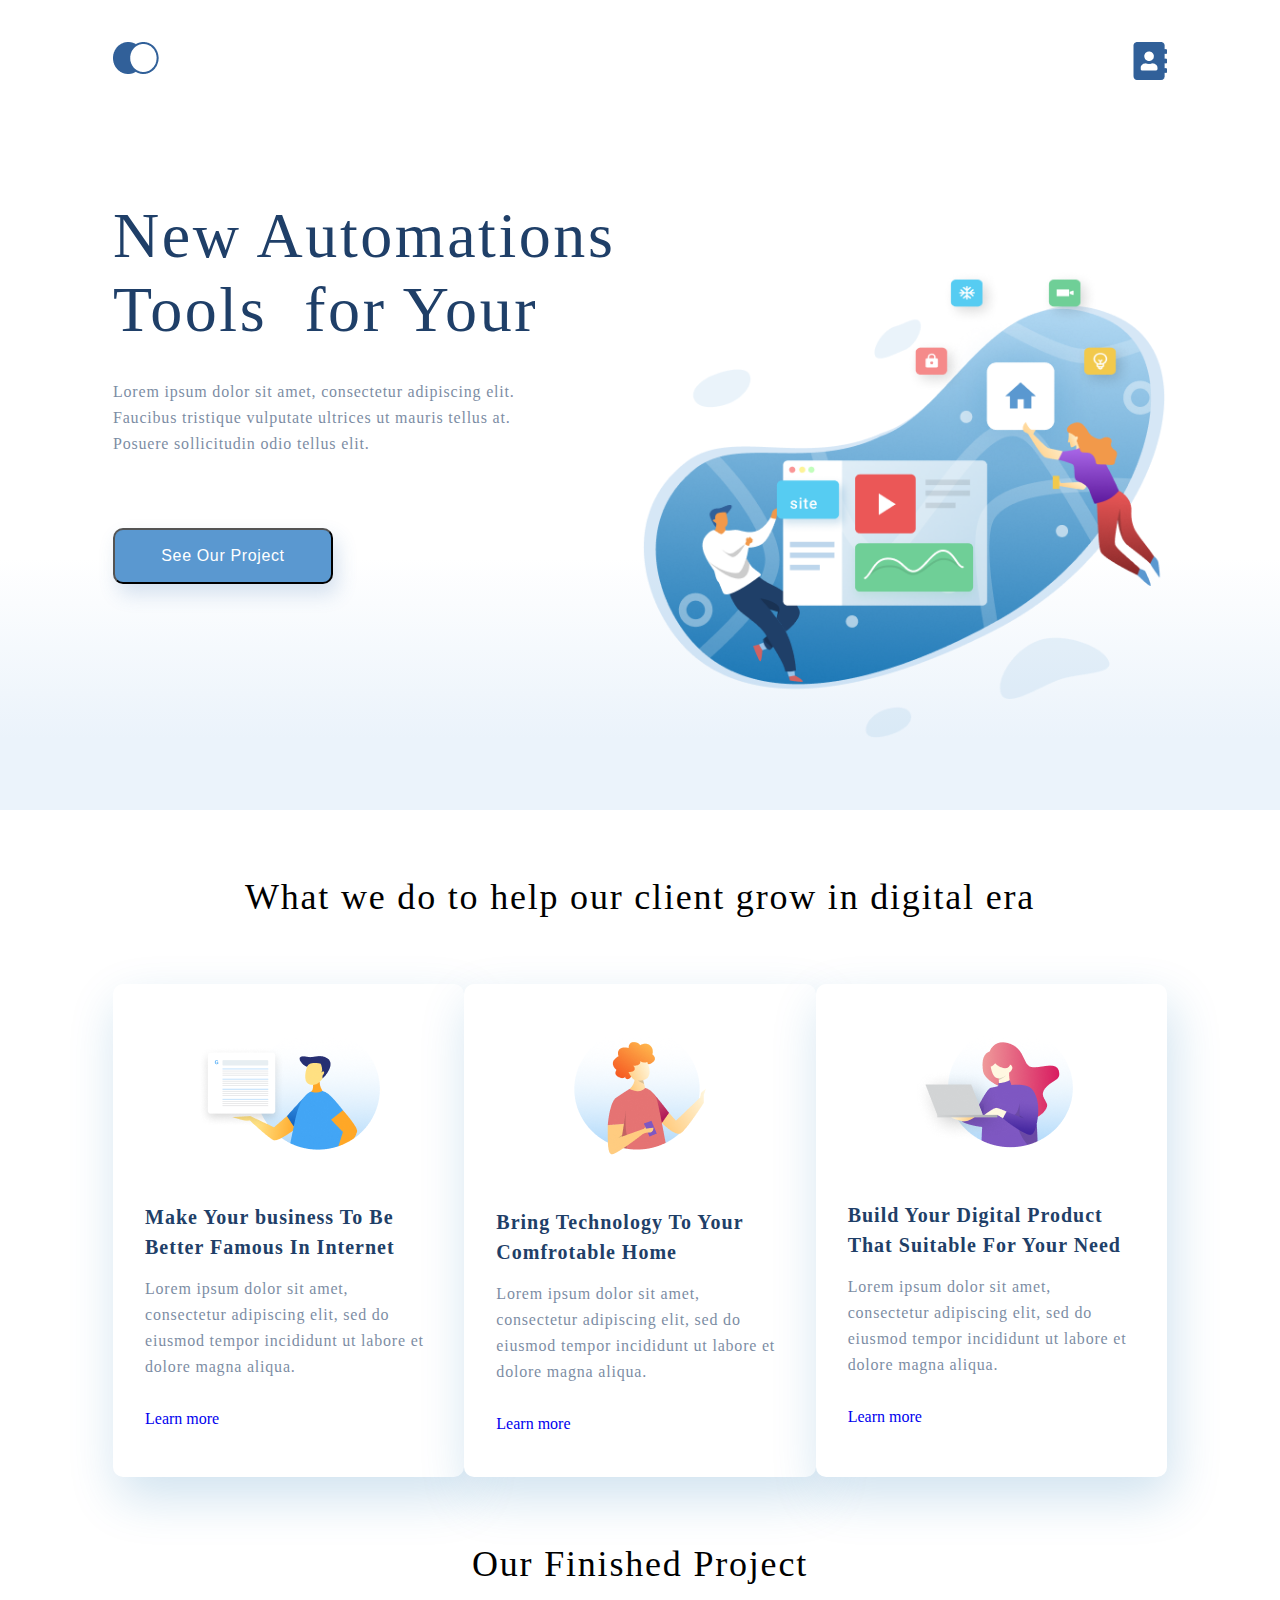
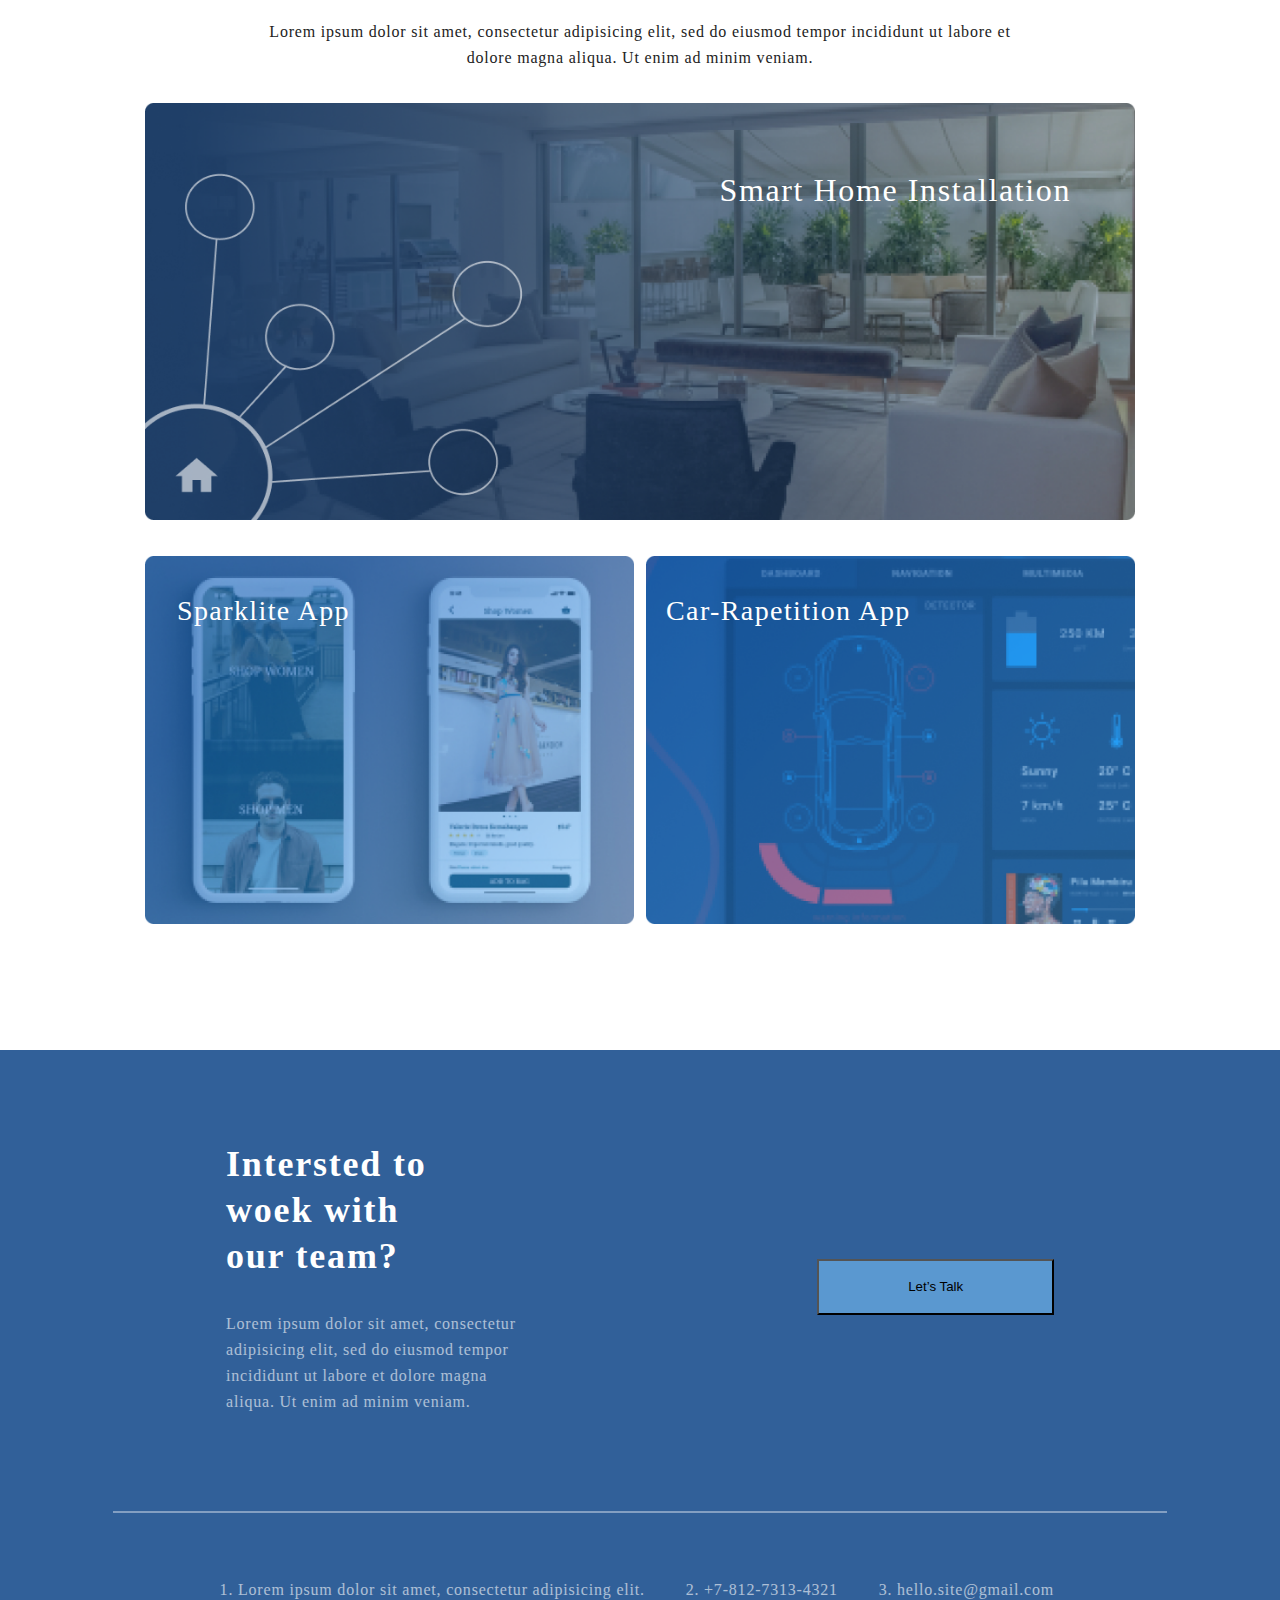
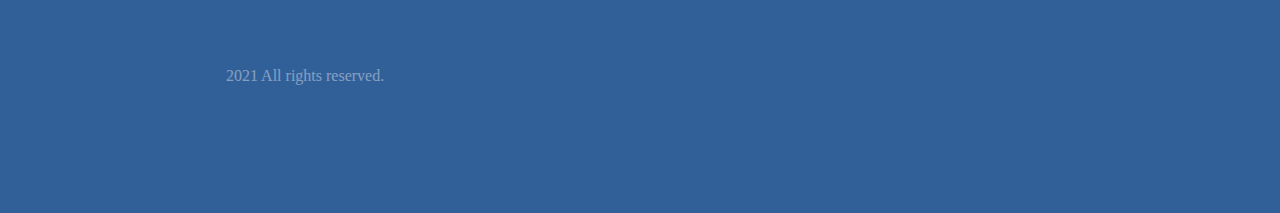
<file: index.html>
<!DOCTYPE html>
<html lang="en">

<head>
	<meta charset="UTF-8">
	<meta http-equiv="X-UA-Compatible" content="IE=edge">
	<meta name="viewport" content="width=device-width, initial-scale=1.0">
	<link rel="stylesheet" href="style_main.css">
	<title>Document</title>
</head>

<body>
	<div class="container heading">
		<ul class="heading_form">
			<li class="main_form"><a href="index.html"><img src="img/Главная.png" alt="Главная"></a></li>
			<li class="contacts_form"><a href="contacts.html"><img src="img/Контакты.png" alt="Контакты"></a></li>
		</ul>
		<div class="head_info">
			<h1 class="head_top_info">New Automations Tools&nbsp; for Your</h1>
			<p class="text head_text_info">Lorem ipsum dolor sit amet, consectetur adipiscing elit. Faucibus tristique
				vulputate ultrices ut mauris
				tellus at. Posuere sollicitudin odio tellus elit.</p>
			<input class="Button_Form" type="button" value="See Our Project">
		</div>
	</div>
	<div class="container content_page">
		<h3 class="head_content">What we do to help our client grow in digital era</h3>
		<div class="column_box">
			<div class="column_business">
				<img class="img_cont" src="img/business.png" alt="business">
				<h4 class="column_heading">Make Your business To Be Better Famous In Internet</h4>
				<p class="text column_text">Lorem ipsum dolor sit amet, consectetur adipiscing elit, sed do eiusmod
					tempor
					incididunt ut
					labore et dolore magna aliqua.</p>
				<a class="link_column" href="#">Learn more</a>
			</div>
			<div class="column_technology">
				<img class="img_cont" src="img/technology.png" alt="technology">
				<h4 class="column_heading">Bring Technology To Your Comfrotable Home</h4>
				<p class="text column_text">Lorem ipsum dolor sit amet, consectetur adipiscing elit, sed do eiusmod
					tempor
					incididunt ut
					labore et dolore magna aliqua.</p>
				<a class="link_column" href="#">Learn more</a>
			</div>
			<div class="column_digital_product">
				<img class="img_cont" src="img/digital_product.png" alt="digital_product">
				<h4 class="column_heading">Build Your Digital Product That Suitable For Your Need</h4>
				<p class="text column_text">Lorem ipsum dolor sit amet, consectetur adipiscing elit, sed do eiusmod
					tempor
					incididunt ut
					labore et dolore magna aliqua.</p>
				<a class="link_column" href="#">Learn more</a>
			</div>
		</div>
		<h3 class="finish_content">Our Finished Project</h3>
		<p class="info_finish_content"> Lorem ipsum dolor sit amet, consectetur adipisicing elit, sed do eiusmod
			tempor incididunt ut labore
			et
			dolore magna aliqua. Ut enim ad minim veniam.</p>
		<div class="show_screan_top" style="position: relative;">
			<img class="project_img" src="img/top_img.png" alt="top_img">
			<p class="project_text">Smart Home Installation</p>
		</div>

		<div class="show_screan_bottom">
			<div class="show_screan_bottom_left">
				<img class="project_img" src="img/bottom_img_left.png" alt="bottom_img_left">
				<p class="project_text_botoom_left">Sparklite App</p>
			</div>
			<div class="show_screan_bottom_right">
				<img class="project_img" src="img/bottom_img_right.png" alt="bottom_img_right">
				<p class="project_text_botoom_right">Car-Rapetition App</p>
			</div>
		</div>
	</div>
	<div class="container footer">
		<div class="container footer_form_head">
			<div class="footer_form_head_info">
				<h4 class="footer_head_info">Intersted to woek with our team?</h4>
				<p class="text footer_head_info_text">Lorem ipsum dolor sit amet, consectetur adipisicing
					elit, sed do
					eiusmod tempor
					incididunt ut labore et dolore magna aliqua. Ut enim ad minim veniam.</p>
			</div>
			<div class="Form_footer_button">
				<input class="Button_Footer" type="button" value="Let’s Talk">
			</div>
		</div>
		<div class="line_footer_form">
			<hr class="line_footer">
		</div>
		<div class="container form_footer_bottom">
			<div class="list_footer_bottom">
				<ol class="list_footer_bottom_info">
					<li class="text footer_list_info_top">Lorem ipsum dolor sit amet, consectetur adipisicing elit.
					</li>
					<li class="text footer_list_info_top">+7-812-7313-4321</li>
					<li class="text footer_list_info">hello.site@gmail.com</li>
				</ol>
			</div>
			<p class="footer_end">2021 All rights reserved.</p>
		</div>
	</div>
</body>

</html>
</file>
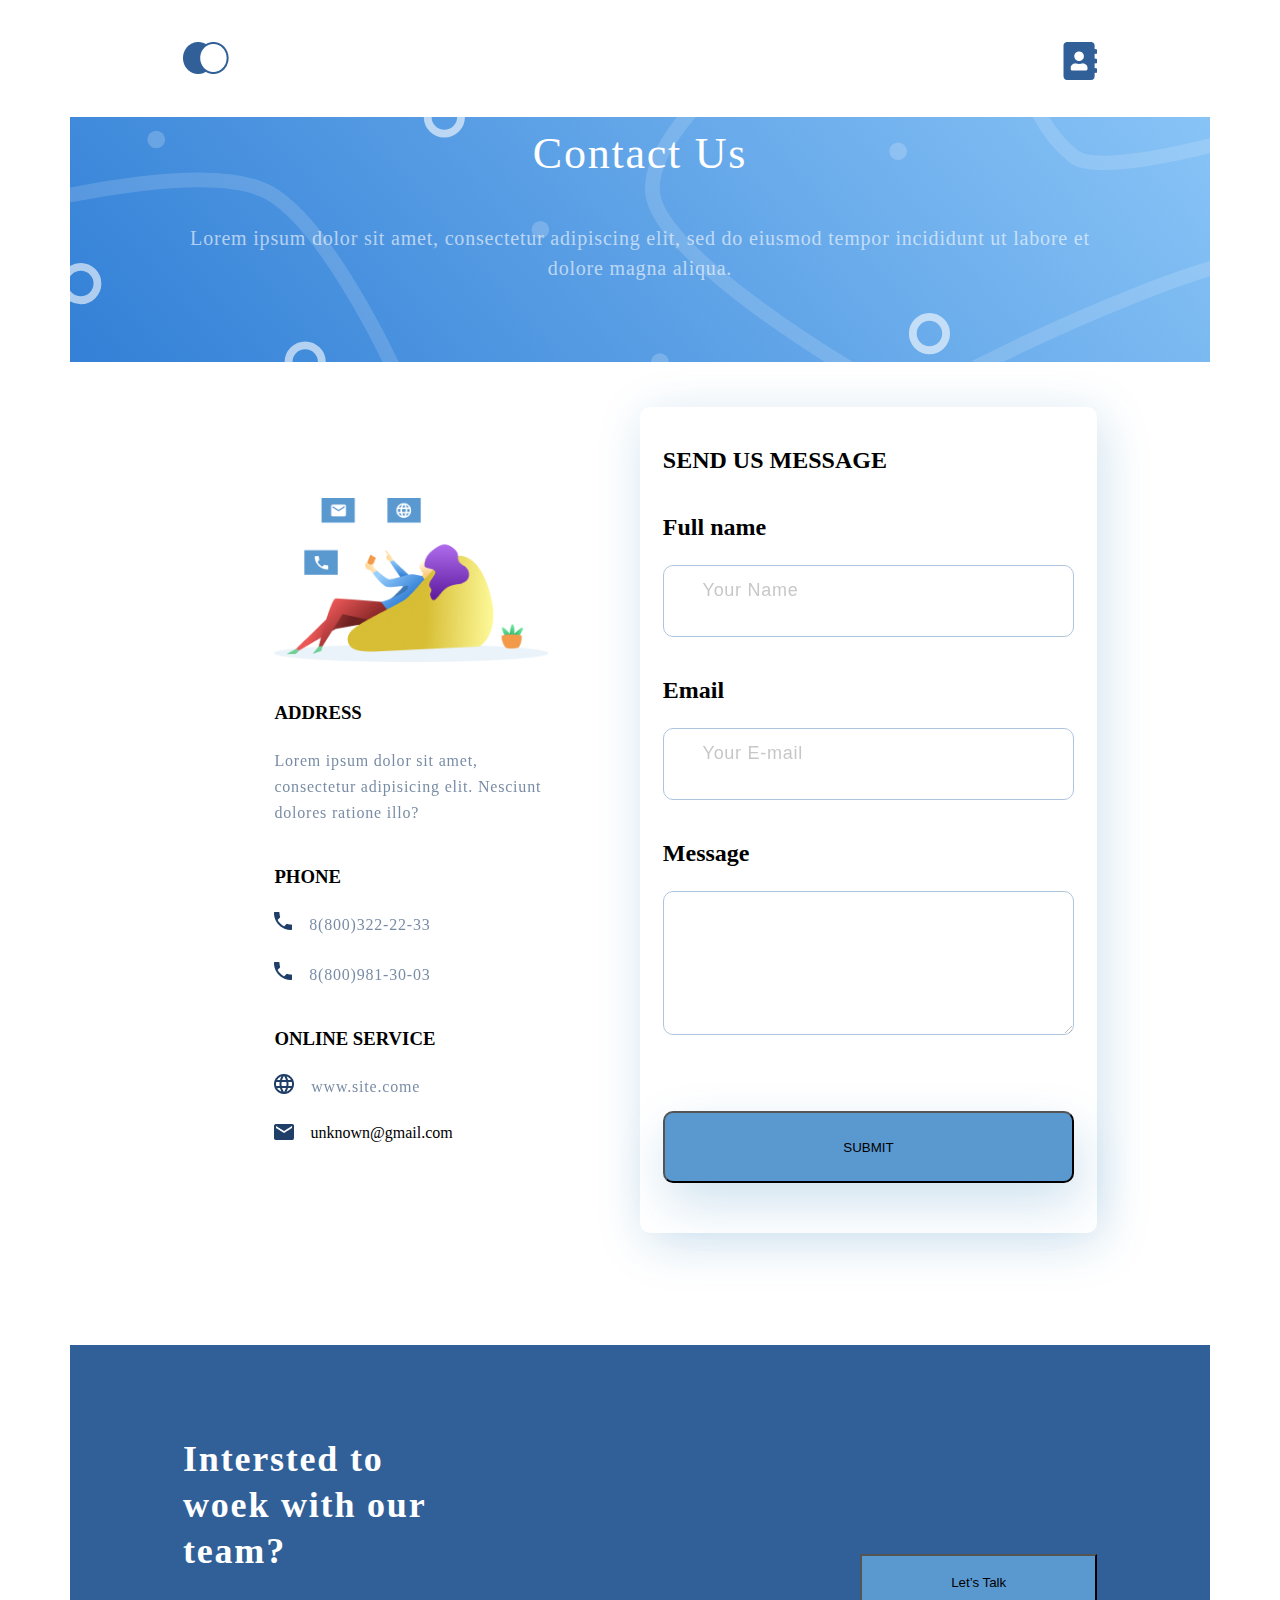
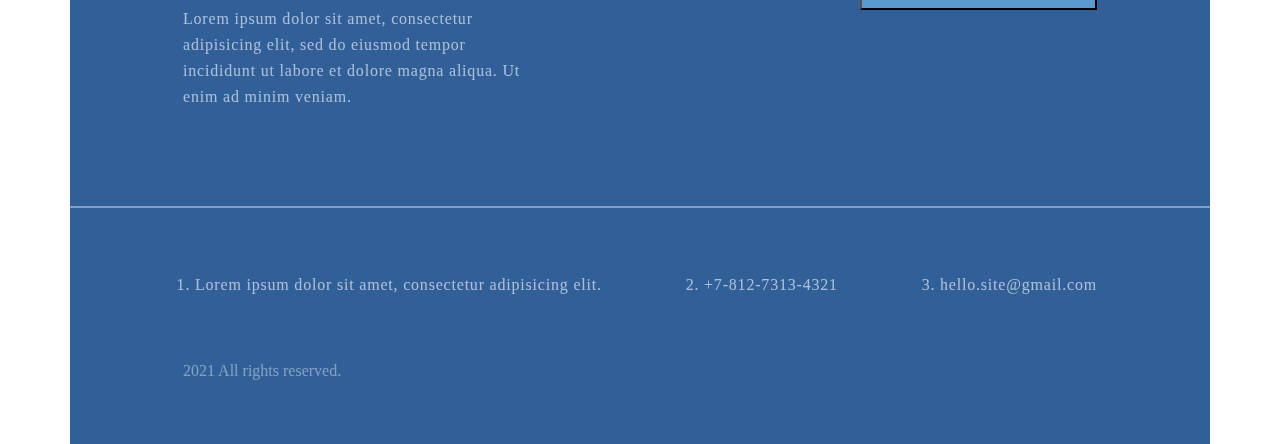
<file: contacts.html>
<!DOCTYPE html>
<html lang="en">

<head>
	<meta charset="UTF-8">
	<meta http-equiv="X-UA-Compatible" content="IE=edge">
	<meta name="viewport" content="width=device-width, initial-scale=1.0">
	<link rel="stylesheet" href="style_contact.css">
	<title>Document</title>
</head>

<body>
	<div class="container heading">
		<ul class="heading_form">
			<li class="_form"><a href="index.html"><img src="img/Главная.png" alt="Главная"></a></li>
			<li class="contacts_form"><a href="contacts.html"><img src="img/Контакты.png" alt="Контакты"></a></li>
		</ul>
	</div>
	<div class="container head_info">
		<div class="form_head_info">
			<h1 class="head_top_info">Contact Us</h1>
			<p class="head_text_info">Lorem ipsum dolor sit amet, consectetur adipiscing elit, sed do eiusmod
				tempor incididunt ut labore et dolore magna aliqua.</p>
		</div>
	</div>
	<div class="container content">
		<div class="content_page">

			<div class="content_page_about_us">

				<img class="Contacts_logo" src="img/Contacts.png" alt="Contacts">

				<div class="title_word_contact">
					<h3>ADDRESS</h3>
				</div>
				<div class="Adress">
					<p class="text">Lorem ipsum dolor sit amet, consectetur adipisicing elit. Nesciunt dolores
						ratione illo?</p>
				</div>
				<div class="title_word_contact">
					<h3>PHONE</h3>
				</div>
				<div class="Phone">
					<ul>
						<li class="Phone_list">
							<img class="logo" src="img/phone.png" alt="phone">
							<p class="text">&emsp;8(800)322-22-33</p>
						</li>
						<li class="Phone_list">
							<img class="logo" src="img/phone.png" alt="phone">
							<p class="text">&emsp;8(800)981-30-03</p>
						</li>
					</ul>
				</div>
				<div class="title_word_contact">
					<h3>ONLINE SERVICE</h3>
				</div>
				<div class="Web">
					<ul>
						<li class="Web_list">
							<img class="logo" src="img/web.png" alt="world">
							<p class="text">&emsp;www.site.come</p>
						</li>
						<li class="Web_list">
							<img class="logo" src="img/email.png" alt="letter">
							<p>&emsp;unknown@gmail.com</p>
						</li>
					</ul>
				</div>
			</div>
			<div class="content_page_regisration">
				<form action="#">
					<div class="title_word_registration">
						<h2>SEND US MESSAGE</h2>
					</div>
					<div class="title_word_registration">
						<h2>Full name</h2>
					</div>
					<input class="Style_Inpyt_box" type="text" placeholder="&emsp;Your Name">
					<div class="title_word_registration">
						<h2>Email</h2>
					</div>
					<input class="Style_Inpyt_box" type="email" placeholder="&emsp;Your E-mail">
					<div class="title_word_registration">
						<h2>Message</h2>
					</div>
					<textarea class="Style_Mess_Out" cols="30" rows="10"></textarea><br>
					<button class="Butt_send_mess" type="submit">SUBMIT</button>
				</form>
			</div>
		</div>
		<div class="map">
			<script type="text/javascript" charset="utf-8" async
				src="https://api-maps.yandex.ru/services/constructor/1.0/js/?um=constructor%3A9d9de1dcc43c27a789d847b601b1285bbe43f82da83e1878211d2100dd85036f&amp;width=100%25&amp;height=480&amp;lang=ru_RU&amp;scroll=true"></script>
		</div>
	</div>
	<div class="container footer">
		<div class="footer_form_head">
			<div class="footer_form_head_info">
				<h4 class="footer_head_info">Intersted to woek with our team?</h4>
				<p class="text footer_head_info_text">Lorem ipsum dolor sit amet, consectetur adipisicing
					elit, sed do
					eiusmod tempor
					incididunt ut labore et dolore magna aliqua. Ut enim ad minim veniam.</p>
			</div>
			<div class="Form_footer_button">
				<input class="Button_Footer" type="button" value="Let’s Talk">
			</div>
		</div>
		<hr class="line_footer">
		<div class="form_footer_bottom">
			<div class="list_footer_bottom">
				<ol class="list_footer_bottom_info">
					<li class="text footer_list_info_top">Lorem ipsum dolor sit amet, consectetur adipisicing elit.</li>
					<li class="text footer_list_info_top">+7-812-7313-4321</li>
					<li class="text footer_list_info">hello.site@gmail.com</li>
				</ol>
			</div>
			<p class="footer_end">2021 All rights reserved.</p>
		</div>
	</div>
</body>

</html>
</file>
<file: style_main.css>
*{
	margin: 0;
	padding:0;
}

.container{
	max-width: 1366px;
	margin: 0 auto;
	padding-left: 113px;
	padding-right: 113px;
}

/* .padding_container{
	padding-left: 113px;
	padding-right: 113px;	
} */

.heading{
	border-color: black;
	height: 768px;
	padding-top: 42px;
	background: linear-gradient(0deg, #EBF3FB 8.84%, rgba(152, 195, 232, 0) 31.12%);
	display: flex;
	flex-direction: column;
}

.heading_form{
	list-style-type: none;
	display: flex;
	justify-content: space-between;
}


.head_info{
	margin-top: 115px;
	flex-grow: 1;
	background-image: url(img/illustration.png);
	background-repeat: no-repeat;
    background-position: right;
	background-size: 50%;
}

.head_top_info{
	width: 504px;
	/* margin-left: 113px; */
	font-weight: 300; 
	font-size: 64px;
	line-height: 74px;
	letter-spacing: 0.04em;
	color: #1F3F68;
}

.head_text_info{
	width: 425px;
	/* margin-left: 114px; */
	margin-top: 32px;	 
}

.text{
	font-size: 16px;
	line-height: 26px;
	letter-spacing: 0.05em;
	color: #1F3F68;
	opacity: 0.6;	
}

.Button_Form{
	width: 220px;
	height: 56px;
	margin-top: 71px;
	background: #5A98D0;
	box-shadow: 5px 10px 20px rgba(53, 110, 173, 0.2);
	border-radius: 10px;
	font-size: 16px;
	line-height: 26px;
	text-align: center;
	letter-spacing: 0.04em;
	color : #FFFFFF;
}

.content_page{
	padding-top: 64px;
	display: flex;
	flex-direction: column;
	justify-content: center;
}

.head_content, .finish_content{
	/* width: 704px;
	height: 90px; */
	font-weight: 300;
	font-size: 36px;
	line-height: 46px;
	text-align: center;
	letter-spacing: 0.05em;
	color: #000000;
	margin: auto;
}

.column_box{
	display: flex;
	justify-content:space-between;
	padding-bottom: 64px;
	padding-top: 64px;
}

.column_business, .column_technology, .column_digital_product{
	width: 291px;
	padding: 44px 32px;
	display: flex;
	flex-direction: column;
	background: #FFFFFF;
	box-shadow: 5px 20px 50px rgba(16, 112, 177, 0.2);	
	border-radius: 10px;
}

.img_cont{
	align-self: center;
	margin-bottom: 52px;
}

.column_heading{
	font-size: 20px;
	line-height: 30px;
	letter-spacing: 0.05em;
	color: #1F3F68;
	/* margin-top: 52px; */
	margin-bottom: 14px;
}

.link_column{
	margin-top: 30px;
	text-decoration: none;
}

.info_finish_content{
	font-size: 16px;
	line-height: 26px;
	text-align: center;
	letter-spacing: 0.05em;
	color: #222222;
	width: 750px;
	padding-top: 32px ;
	margin: auto;
}

.project_img{
	width: 100%;
}

.show_screan_top{
	flex-grow: 1;
	position: relative;
	margin-top: 32px;
	margin-right: 32px;
	margin-left: 32px;
	margin-bottom: 32px;
}

.project_text{
	font-size: 32px;
	line-height: 46px;
	text-align: right;
	letter-spacing: 0.05em;
	color: #FFFFFF;	
	position: absolute;
	top: 64px;
	right: 64px;
}

.show_screan_bottom{
	display: flex;
	margin-left: 32px;
    margin-right: 32px;
    margin-bottom: 112px;
}

.show_screan_bottom_left{
	position: relative;
	flex-grow: 1;
}

.show_screan_bottom_right{
	position: relative;
	flex-grow: 1;
	padding-left: 12px;
	font-size: 28px;
	line-height: 46px;
	letter-spacing: 0.05em;
	color: #FFFFFF;
}

.project_text_botoom_left{
	position: absolute;
	text-align: right;
	top: 32px;
	left: 32px;
	font-size: 28px;
	line-height: 46px;
	letter-spacing: 0.05em;
	color: #FFFFFF;
}

.project_text_botoom_right{
	position: absolute;
	text-align: right;
	top: 32px;
	left: 32px;
}

.footer{
	background: #316099;
	padding-bottom: 64px;
}

.footer_form_head{
	display: flex;
	background: #316099;
	justify-content: space-between;
	padding-bottom: 96px;
	padding-top: 91px;
}

.footer_head_info{
	width: 40%;
	font-size: 36px;
	line-height: 46px;
	letter-spacing: 0.05em;
	color: #FFFFFF;
	/* margin-left: 64px; */
}

.footer_head_info_text{
	width: 53%;
	margin-top: 32px;
	/* margin-left: 64px; */
	color: #FFFFFF;
}

.Form_footer_button{
	padding-top: 118px;
}

.Button_Footer{
	width: 236.63px;
	height: 56px;	
	background: #5A98D0;
	/* margin-right: 114px; */
}

.line_footer_form{
	background: #316099;
}

.line_footer{
	opacity: 0.4;	
	border: 1px solid #FFFFFF;
	padding: 0mm;
}

.form_footer_bottom{
	background: #316099;
	padding-bottom: 64px;	
}

.list_footer_bottom{
	padding-top: 64px;
	padding-bottom: 64px;
}

.list_footer_bottom_info{
	display: flex;
	justify-content: space-between;
	padding-left: 12px; 
}

.footer_list_info, .footer_list_info_top{
	color: #FFFFFF;
}

.form_footer_end{
	background: #316099;
	padding-bottom: 64px;
}

.footer_end{
	color: #FFFFFF;
	opacity: 0.4;
}

@media (max-width: 768px){
	.container{
		padding-left: 32px;
		padding-right: 32px;
	}

	.heading{
		padding-top: 55px;
	}

	.column_box{
		flex-direction: column;
		margin: auto;
	}

	.column_business, .column_technology{
		margin-bottom: 32px;
	}

	.info_finish_content{
		width: auto;
	}

	.show_screan_bottom {
		margin-bottom: 109px;
	}

	.footer_form_head{
		padding-top: 46px;
		padding-bottom: 64px;
	}

	.footer_head_info, .footer_head_info_text{
		width: 336px;
	}

	.Form_footer_button{
		/* padding-top: 118px; */
		padding-right: 92px;
	}

	.Button_Footer{
		width: 133px;
		height: 18px;	
	}

	.list_footer_bottom_info{
		display: flex;
		flex-direction: column;
	}

	.footer_list_info_top{
		margin-bottom: 25px;
	}
}

@media (max-width: 376px){
	
	.container{
		padding-left: 16px;
		padding-right: 16px;
	}

	.heading{
		height: 376px;
		padding-top: 24px;
	}

	.heading_form{
		justify-content: space-between;
	}

	.head_info{
		margin-top: 36px;
		text-align: center; 
		background-image: none;
	}

	.head_top_info{
		max-width: 100%; 
		font-size: 32px;
		line-height: 37px;
		font-weight: 300;
		text-align: center; 
	}

	.head_text_info{
		max-width: 100%;
		/* margin-left: 114px; */
		margin-top: 12px;	
		text-align: center; 
	}

	.Button_Form{
		width: 108px;
		height: 27px;
		margin-top: 32px;
		background: #5A98D0;
		font-size: 12px;
	}

	.head_content, .finish_content{
		font-size: 24px;
		line-height: 28px;
		padding-top: 48px;
	}

	.finish_content{
		padding-top: 0px;
	}

	.column_business, .column_technology, .column_digital_product{
		width: auto;
		padding: 15px 5px;	
	}

	.img_cont{
		margin-bottom: 48px;
		max-width: 100%;
	}

	.show_screan_top{
		margin-bottom: 16px;
	}

	.project_text, .project_text_botoom_left, .project_text_botoom_right{
		font-size: 16px;
		line-height: 19px;
	}

	.project_text {
		top: 16px;
		right: 16px;
	}

	.show_screan_bottom{
		flex-direction: column;
		margin-bottom: 64px;
	}

	.show_screan_bottom_left{
		margin-bottom: 16px;
	}

	.project_text_botoom_left {
		top: 26px;
		left: 16px;
	}

	.show_screan_bottom_right{
		padding: 0;
	}

	.project_text_botoom_right{
		top: 16px;
		right: 16px;
	}

	.footer_form_head{
		padding-top: 18px;
		padding-bottom: 41px;
		flex-direction: column;
		text-align: center;
	}

	.footer_head_info {
		width: auto;
		font-size: 24px;
		line-height: 28px;
	}

	.footer_head_info_text {
		font-size: 16px;
		line-height: 26px;
		width: auto; 
	}

	.Button_Footer{
		width: 108px;
		height: 31px;	
	}

	.Form_footer_button{
		padding-top: 40px;
		padding-right: 0px;
	}

	.form_footer_bottom {
		padding-bottom: 32px;
	}

	.list_footer_bottom{
		padding-top: 32px;
		padding-bottom: 32px;
	}

	.text{
		font-size: 16px;
		line-height: 26px;
		letter-spacing: 0.05em;
	}

	.footer_end{
		text-align: center;
	}
}
</file>
<file: style_contact.css>
*{
	margin: 0;
	padding:0;
}

.container{
	max-width: 1140px;
	margin: 0 auto;
}


.heading{
	border-color: black;
	padding-top: 42px;
}

.heading_form{
	list-style-type: none;
	display: flex;
	justify-content: space-between;
	padding-left: 113px;
	padding-right: 113px;
}


.head_info{
	/* border-style: solid; */
	margin: auto;
	margin-top: 33px;
	flex-grow: 1;
	background-image: url(img/header_contact.svg);
	background-size: cover;
	background-repeat: no-repeat;
}

.form_head_info{
		width: 80%;
		margin: auto;
		height: 245px
}

.head_top_info{
	font-weight: 500;
	font-size: 44px;
	line-height: 74px;
	text-align: center;
	letter-spacing: 0.04em;
	color: #FFFFFF;
}

.head_text_info{
	text-align: center;
	margin-top: 32px;
	font-size: 20px;
	line-height: 30px;
	letter-spacing: 0.04em;
	color: rgba(255, 255, 255, 0.6);	 
}

 .text{
	font-size: 16px;
	line-height: 26px;
	letter-spacing: 0.05em;
	color: #1F3F68;
	opacity: 0.6;	
}


.content_page{
	padding-top: 45px;
	display: flex;
	justify-content:space-between;
	padding-left: 113px;
	padding-right: 113px;
}

.content_page_about_us{
	width: 30%;	
	margin: auto;
}

.Contacts_logo, .logo{
	/* width: 250px;
	height: 150px;
	padding-bottom: 16px; */
	max-width: 100%;
	display:block;
}

.logo{
	height: 100%;
}

 .Phone_list, .Adress, .Web_list, .title_word{
	padding-top: 24px;
	/* padding-bottom: 24px; */
	list-style-type: none;
	display: inline-block;
	display: flex;
}

.title_word_contact{
	padding-top: 40px;
}

.content_page_regisration{
	width: 50%;
	background: #FFFFFF;
	box-shadow: 5px 10px 50px rgba(16, 112, 177, 0.2);
	border-radius: 10px;
}

.title_word_registration{
	margin-top: 40px;
	margin-left: 5%;
}

.Style_Inpyt_box{
	width: 90%;
	height: 72px;
	margin-top: 24px;
	margin-left: 5%;
	opacity: 0.4;
	border: 1px solid #356EAD;
	box-sizing: border-box;
	border-radius: 10px;
	font-weight: 300;
	font-size: 18px;
	line-height: 30px;
	letter-spacing: 0.04em;
	padding-left: 20px;
	padding-bottom: 21px;
} 

.Style_Mess_Out{
	margin-top: 24px;
	margin-left: 5%;
	width: 90%;
	height: 144px;
	opacity: 0.4;
	border: 1px solid #356EAD;
	box-sizing: border-box;
	border-radius: 10px;
}

.Butt_send_mess{
	margin-top: 72px;
	margin-left: 5%;
	margin-bottom: 50px;
	width: 90%;
	height: 72px;
	background: #5A98D0;
	box-shadow: 5px 20px 50px rgba(16, 112, 177, 0.2);
	border-radius: 10px;
}

.map{
	margin-top: 96px;
	margin-bottom: 112px;
	padding-left: 113px;
	padding-right: 113px;
}

.footer{
	background: #316099;
}

.footer_form_head{
	display: flex;
	background: #316099;
	justify-content: space-between;
	padding-bottom: 96px;
	padding-top: 91px;
	padding-left: 113px;
	padding-right: 113px;
}

.footer_head_info{
	width: 40%;
	font-size: 36px;
	line-height: 46px;
	letter-spacing: 0.05em;
	color: #FFFFFF;
	/* margin-left: 64px; */
}

.footer_head_info_text{
	width: 53%;
	margin-top: 32px;
	/* margin-left: 64px; */
	color: #FFFFFF;
}

.Form_footer_button{
	padding-top: 118px;
}

.Button_Footer{
	width: 236.63px;
	height: 56px;	
	background: #5A98D0;
	/* margin-right: 114px; */
}

.line_footer{
	opacity: 0.4;	
	border: 1px solid #FFFFFF;	
}

.form_footer_bottom{
	background: #316099;
	padding-bottom: 64px;	
	padding-left: 113px;
	padding-right: 113px;
}

.list_footer_bottom{
	padding-top: 64px;
	padding-bottom: 64px;
}

.list_footer_bottom_info{
	display: flex;
	justify-content: space-between;
	padding-left: 12px; 
}

.footer_list_info, .footer_list_info_top{
	color: #FFFFFF;
}

.form_footer_end{
	background: #316099;
	padding-bottom: 64px;
}

.footer_end{
	color: #FFFFFF;
	opacity: 0.4;
}

@media (max-width: 769px){
	.container{
		max-width: 769px;
	}

	.heading{
		padding-top: 18px;
	}

	.heading_form, .content_page, .map{
		padding-left: 30px;
		padding-right: 30px;
	}

	.footer_form_head, .form_footer_bottom{
		padding-left: 100px;
		padding-right: 100px;	
	}

	.content_page {
		padding-top: 55px;
		flex-direction: column;
	}

	.content_page_about_us {
		margin-bottom: 60px;
		width: 50%;
	}

	.Contacts_logo, .Phone_list, .Adress, .Web_list, .title_word, .title_word_contact{
		margin: auto;
	}  

	.content_page_regisration {
		margin: auto;
		width: 80%;
	}

	.map {
		margin-bottom: 64px;
	}

	.footer {
		padding-bottom: 0px;
	}

	.footer_head_info, .footer_head_info_text {
		width: 80%;
	}

	.footer_form_head {
		padding-bottom: 64px;
	}

	.Button_Footer {
		width: 132px;
		height: 18px;
	}

	.list_footer_bottom_info{
		flex-direction: column; 
	}

	.footer_list_info_top{
		padding-bottom: 30px;
	}
}

@media (max-width: 376px){
	
	.container{
		max-width: 376px
	}

	.heading{
		padding-top: 24px;
		padding-bottom: 24px;
	}

	.heading_form{
		justify-content: space-between;
	}

	.head_info{
		text-align: center; 
		margin-top: 0px;
	}

	.head_top_info{
		font-size: 24px;
		line-height: 28px;
		font-weight: 500;
		text-align: center;
		padding-top: 24px; 
	}

	.content_page_about_us {
		margin-bottom: 60px;
		width: 90%;
	}

	.Contacts_logo, .Phone_list, .Adress, .Web_list, .title_word, .title_word_contact{
		margin: auto;
		text-align: center;
	} 
 
	.head_text_info{
		/* width: 343px */
		font-size: 16px;
		line-height: 30px;
		margin-top: 12px;	;
		text-align: center; 
	} 
	
	.content_page_regisration {
		/* margin: auto; */
		width: 100%;
	}

	.title_word_registration{
		font-weight: 500;
		font-size: 16px;
		line-height: 30px;	
		letter-spacing: 0.04em;
		color: #1F3F68;
	}

	.title_word_registration{
		font-size: 14px;
		line-height: 30px;
		letter-spacing: 0.04em;
	}

	.Style_Inpyt_box{
		font-size: 14px;
		line-height: 30px;
		letter-spacing: 0.04em;
		color: #1F3F68;
	}

	.Button_Form{
		width: 108px;
		height: 27px;
		margin-top: 32px;
		background: #5A98D0;
		font-size: 12px;
	}

	.map{
		padding-left: 0px;
		padding-right: 0px;
		padding-bottom: 32px;
		padding-top: 32px;
	}

	.footer_form_head {
		flex-direction: column;
		padding-bottom: 32px;
		padding-top: 18px;
		padding-left: 0px;
		padding-right: 0px;
	}

	.footer_head_info, .footer_head_info_text, .Form_footer_button{
		margin: auto;
	}

	.footer_head_info{
		padding-bottom: 32px;
	}

	.Form_footer_button{
		padding-top: 32px;
	}

	.form_footer_bottom {
		padding-bottom: 32px;
		padding-left: 0px;
		padding-right: 0px;
	}

	.footer_list_info_top, .footer_list_info, .footer_end{
		margin: auto;
		text-align: center;
	}
}
</file>
